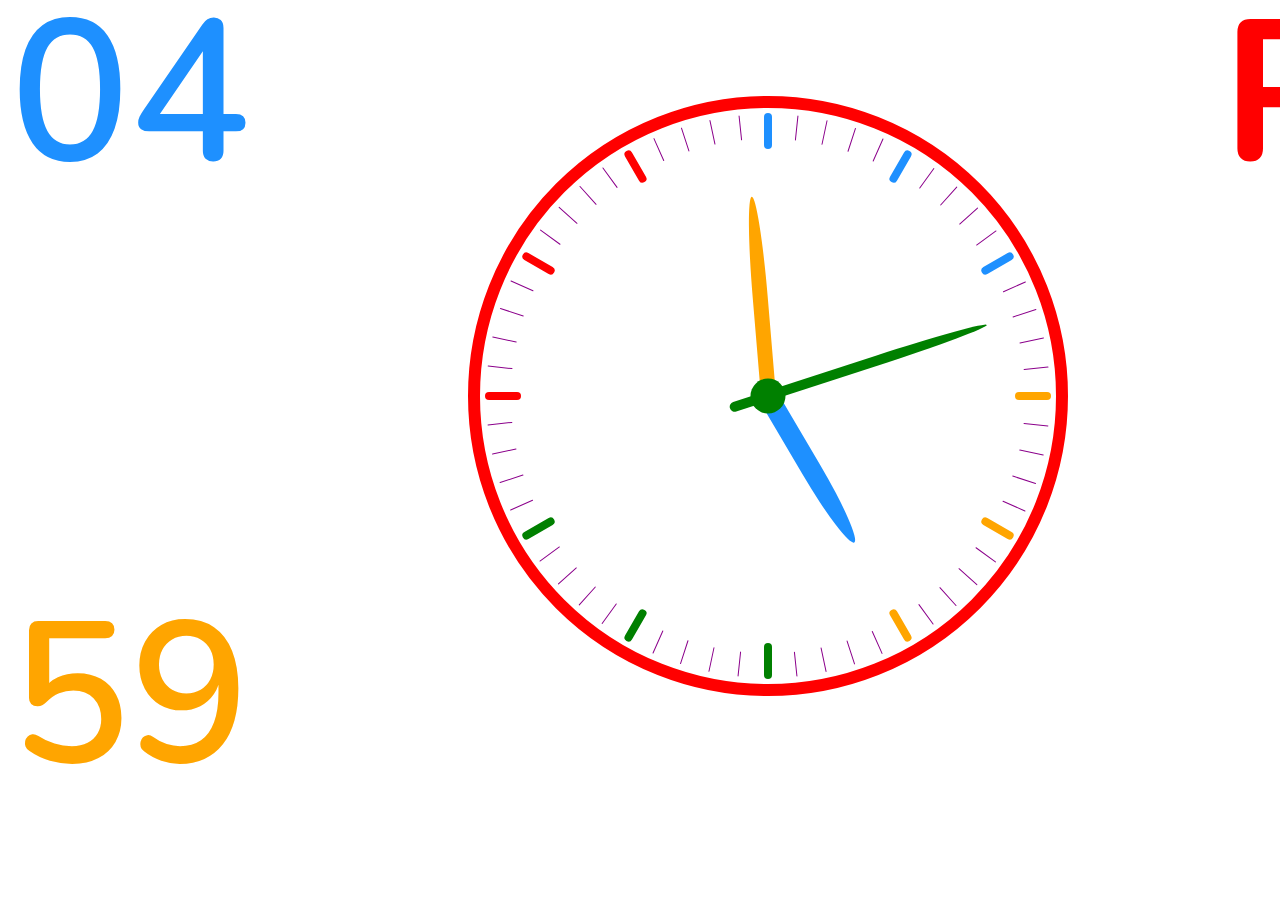
<file: index.html>
<!DOCTYPE html><html lang="en"><head><meta charset="UTF-8"><meta http-equiv="X-UA-Compatible" content="IE=edge"><meta name="viewport" content="width=device-width, initial-scale=1.0"><title>Clock Design</title></head><style>@import url('https://fonts.googleapis.com/css2?family=Nunito:wght@400;600;700;800&display=swap'); *, *::after, *::before{ margin: 0; padding: 0; margin-block-start: 0; margin-block-end: 0; margin-inline-start: 0; margin-inline-end: 0; box-sizing: border-box; position: relative;} html{ scroll-behavior: inherit} body{ font-family: 'nunito', sans-serif; font-weight: 600; height: 792px; width: 1536px; overflow: hidden;} ::-webkit-scrollbar{ width: 0;} .page{ height: 792px; width: 1536px;} .clock_area{ height: 600px; width: 600px; position: absolute; top: 50%; left: 50%; transform: translate(-50%, -50%); border-radius: 100%; border: 12px solid red} .middle{ height: 35px; width: 35px; border-radius: 100%; position: absolute; top: 50%; left: 50%; transform: translate(-50%, -50%); z-index: 100; background-color: green} .hand{ position: absolute; left: calc(50% - ((var(--handWidth)) / 2)); bottom: 50%; transform-origin: bottom; transform: rotate(0deg); border-top-left-radius: 100%; border-top-right-radius: 100%; transition: 0s linear} .hour{ --handWidth: 20px; width: var(--handWidth); height: 170px; background-color: dodgerblue; z-index: 30} .minute{ --handWidth: 15px; width: var(--handWidth); height: 200px; background-color: orange; z-index: 31} .second{ --handWidth: 10px; width: var(--handWidth); height: 230px; background-color: green; z-index: 32} .second::before{ content: ''; position: absolute; top: 100%; left: 50%; transform: translateX(-50%); width: 100%; height: 40px; border-radius: 30px; background-color: inherit} .main_line{ height: 100%; width: 100%; position: absolute; display: flex; justify-content: center; padding-top: 5px} .main_line_line{ height: 36px; width: 8px; border-radius: 30px; background-color: black} .main_line1{ transform: rotate(0deg)} .main_line2{ transform: rotate(30deg)} .main_line3{ transform: rotate(60deg)} .main_line4{ transform: rotate(90deg)} .main_line5{ transform: rotate(120deg)} .main_line6{ transform: rotate(150deg)} .main_line7{ transform: rotate(180deg)} .main_line8{ transform: rotate(210deg)} .main_line9{ transform: rotate(240deg)} .main_line10{ transform: rotate(270deg)} .main_line11{ transform: rotate(300deg)} .main_line12{ transform: rotate(330deg)} .main_line1 .main_line_line, .main_line2 .main_line_line, .main_line3 .main_line_line{ background-color: dodgerblue} .main_line4 .main_line_line, .main_line5 .main_line_line, .main_line6 .main_line_line{ background-color: orange} .main_line7 .main_line_line, .main_line8 .main_line_line, .main_line9 .main_line_line{ background-color: green} .main_line10 .main_line_line, .main_line11 .main_line_line, .main_line12 .main_line_line{ background-color: red} .sub_line{ height: 100%; width: 100%; position: absolute; display: flex; justify-content: center; padding-top: 6px} .sub_line_line{ height: 25px; width: 1px; border-radius: 20px; background-color: darkmagenta} .sub_line1{ transform: rotate(6deg)} .sub_line2{ transform: rotate(12deg)} .sub_line3{ transform: rotate(18deg)} .sub_line4{ transform: rotate(24deg)} .sub_line5{ transform: rotate(36deg)} .sub_line6{ transform: rotate(42deg)} .sub_line7{ transform: rotate(48deg)} .sub_line8{ transform: rotate(54deg)} .sub_line9{ transform: rotate(66deg)} .sub_line10{ transform: rotate(72deg)} .sub_line11{ transform: rotate(78deg)} .sub_line12{ transform: rotate(84deg)} .sub_line13{ transform: rotate(96deg)} .sub_line14{ transform: rotate(102deg)} .sub_line15{ transform: rotate(108deg)} .sub_line16{ transform: rotate(114deg)} .sub_line17{ transform: rotate(126deg)} .sub_line18{ transform: rotate(132deg)} .sub_line19{ transform: rotate(138deg)} .sub_line20{ transform: rotate(144deg)} .sub_line21{ transform: rotate(156deg)} .sub_line22{ transform: rotate(162deg)} .sub_line23{ transform: rotate(168deg)} .sub_line24{ transform: rotate(174deg)} .sub_line25{ transform: rotate(186deg)} .sub_line26{ transform: rotate(192deg)} .sub_line27{ transform: rotate(198deg)} .sub_line28{ transform: rotate(204deg)} .sub_line29{ transform: rotate(216deg)} .sub_line30{ transform: rotate(222deg)} .sub_line31{ transform: rotate(228deg)} .sub_line32{ transform: rotate(234deg)} .sub_line33{ transform: rotate(246deg)} .sub_line34{ transform: rotate(252deg)} .sub_line35{ transform: rotate(258deg)} .sub_line36{ transform: rotate(264deg)} .sub_line37{ transform: rotate(276deg)} .sub_line38{ transform: rotate(282deg)} .sub_line39{ transform: rotate(288deg)} .sub_line40{ transform: rotate(294deg)} .sub_line41{ transform: rotate(306deg)} .sub_line42{ transform: rotate(312deg)} .sub_line43{ transform: rotate(318deg)} .sub_line44{ transform: rotate(324deg)} .sub_line45{ transform: rotate(336deg)} .sub_line46{ transform: rotate(342deg)} .sub_line47{ transform: rotate(348deg)} .sub_line48{ transform: rotate(354deg)} .text{ position: absolute; font-size: 200px; line-height: .85; padding: 10px} #ampm_text{ right: 0; font-weight: 700; color: red} #second_text{ right: 0; bottom: 0; color: green} #minute_text{ color: orange; bottom: 0} #hour_text{ color: dodgerblue} </style><body><div class="page"><div class="clock_area"><div class="middle"></div><div class="hour hand"></div><div class="minute hand"></div><div class="second hand"></div><div class="main_line main_line1"><div class="main_line_line"></div></div><div class="main_line main_line2"><div class="main_line_line"></div></div><div class="main_line main_line3"><div class="main_line_line"></div></div><div class="main_line main_line4"><div class="main_line_line"></div></div><div class="main_line main_line5"><div class="main_line_line"></div></div><div class="main_line main_line6"><div class="main_line_line"></div></div><div class="main_line main_line7"><div class="main_line_line"></div></div><div class="main_line main_line8"><div class="main_line_line"></div></div><div class="main_line main_line9"><div class="main_line_line"></div></div><div class="main_line main_line10"><div class="main_line_line"></div></div><div class="main_line main_line11"><div class="main_line_line"></div></div><div class="main_line main_line12"><div class="main_line_line"></div></div><div class="sub_line sub_line1"><div class="sub_line_line"></div></div><div class="sub_line sub_line2"><div class="sub_line_line"></div></div><div class="sub_line sub_line3"><div class="sub_line_line"></div></div><div class="sub_line sub_line4"><div class="sub_line_line"></div></div><div class="sub_line sub_line5"><div class="sub_line_line"></div></div><div class="sub_line sub_line6"><div class="sub_line_line"></div></div><div class="sub_line sub_line7"><div class="sub_line_line"></div></div><div class="sub_line sub_line8"><div class="sub_line_line"></div></div><div class="sub_line sub_line9"><div class="sub_line_line"></div></div><div class="sub_line sub_line10"><div class="sub_line_line"></div></div><div class="sub_line sub_line11"><div class="sub_line_line"></div></div><div class="sub_line sub_line12"><div class="sub_line_line"></div></div><div class="sub_line sub_line13"><div class="sub_line_line"></div></div><div class="sub_line sub_line14"><div class="sub_line_line"></div></div><div class="sub_line sub_line15"><div class="sub_line_line"></div></div><div class="sub_line sub_line16"><div class="sub_line_line"></div></div><div class="sub_line sub_line17"><div class="sub_line_line"></div></div><div class="sub_line sub_line18"><div class="sub_line_line"></div></div><div class="sub_line sub_line19"><div class="sub_line_line"></div></div><div class="sub_line sub_line20"><div class="sub_line_line"></div></div><div class="sub_line sub_line21"><div class="sub_line_line"></div></div><div class="sub_line sub_line22"><div class="sub_line_line"></div></div><div class="sub_line sub_line23"><div class="sub_line_line"></div></div><div class="sub_line sub_line24"><div class="sub_line_line"></div></div><div class="sub_line sub_line25"><div class="sub_line_line"></div></div><div class="sub_line sub_line26"><div class="sub_line_line"></div></div><div class="sub_line sub_line27"><div class="sub_line_line"></div></div><div class="sub_line sub_line28"><div class="sub_line_line"></div></div><div class="sub_line sub_line29"><div class="sub_line_line"></div></div><div class="sub_line sub_line30"><div class="sub_line_line"></div></div><div class="sub_line sub_line31"><div class="sub_line_line"></div></div><div class="sub_line sub_line32"><div class="sub_line_line"></div></div><div class="sub_line sub_line33"><div class="sub_line_line"></div></div><div class="sub_line sub_line34"><div class="sub_line_line"></div></div><div class="sub_line sub_line35"><div class="sub_line_line"></div></div><div class="sub_line sub_line36"><div class="sub_line_line"></div></div><div class="sub_line sub_line37"><div class="sub_line_line"></div></div><div class="sub_line sub_line38"><div class="sub_line_line"></div></div><div class="sub_line sub_line39"><div class="sub_line_line"></div></div><div class="sub_line sub_line40"><div class="sub_line_line"></div></div><div class="sub_line sub_line41"><div class="sub_line_line"></div></div><div class="sub_line sub_line42"><div class="sub_line_line"></div></div><div class="sub_line sub_line43"><div class="sub_line_line"></div></div><div class="sub_line sub_line44"><div class="sub_line_line"></div></div><div class="sub_line sub_line45"><div class="sub_line_line"></div></div><div class="sub_line sub_line46"><div class="sub_line_line"></div></div><div class="sub_line sub_line47"><div class="sub_line_line"></div></div><div class="sub_line sub_line48"><div class="sub_line_line"></div></div></div><div class="text" id="ampm_text">AM</div><div class="text" id="second_text">00</div><div class="text" id="minute_text">00</div><div class="text" id="hour_text">00</div></div><script>const secondHand=document.querySelector(".second.hand"), minuteHand=document.querySelector(".minute.hand"), hourHand=document.querySelector(".hour.hand"), secondText=document.getElementById("second_text"); function setDate(){ const e=new Date, t=e.getSeconds(), n=e.getMinutes(), o=e.getHours() >12 ? e.getHours() - 12 : e.getHours(), r=e.getHours() >=12 ? "PM" : "AM"; function d(e, t){ const n=document.getElementById(e), o=t.toLocaleString("en-US",{ minimumIntegerDigits: 2, useGrouping: !1}); n.innerHTML=`${o}`} d("second_text", t), d("minute_text", n), d("hour_text", o); document.getElementById("ampm_text").innerHTML=`${r}`; const s=6 * t, u=6 * n + t / 10, c=30 * o + .5 * n; secondHand.style.transform=`rotate(${s}deg)`, minuteHand.style.transform=`rotate(${u}deg)`, hourHand.style.transform=`rotate(${c}deg)`} setInterval(setDate, 1e3), setDate(); </script></body></html>
</file>
